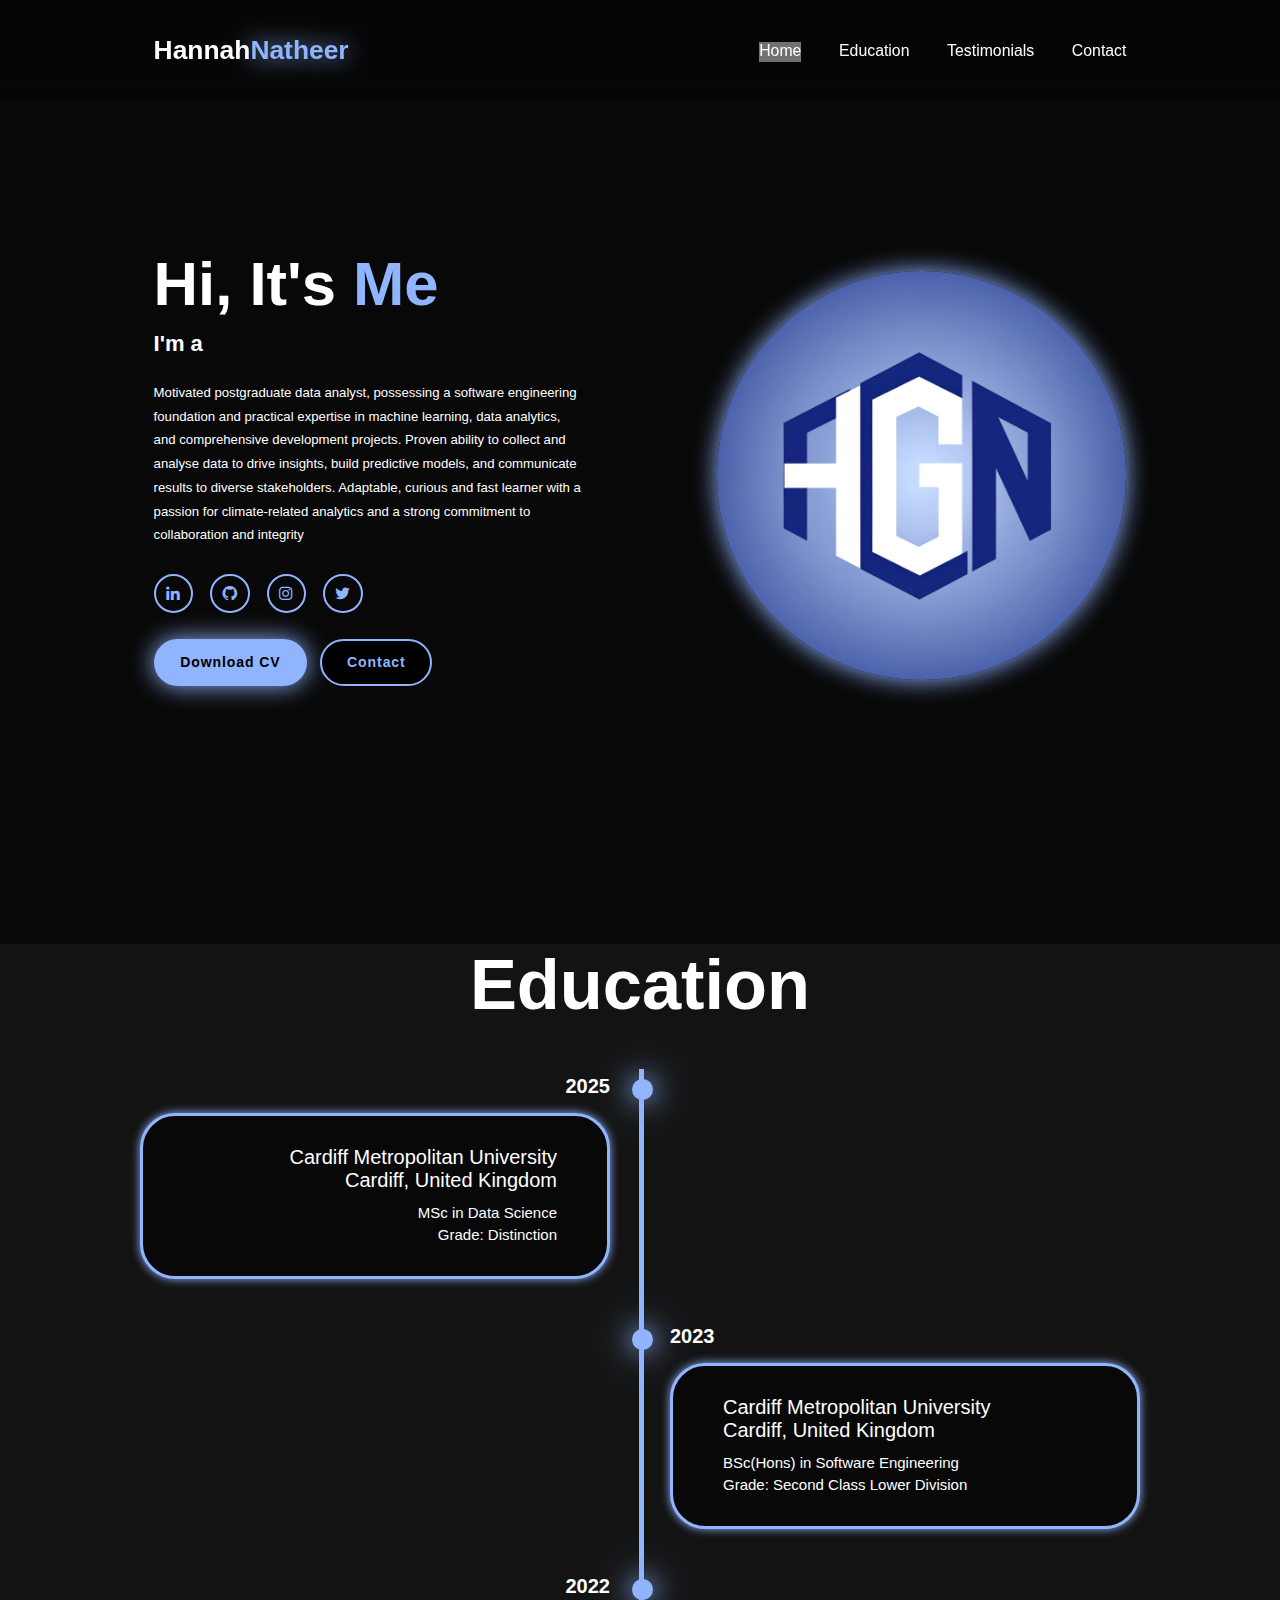
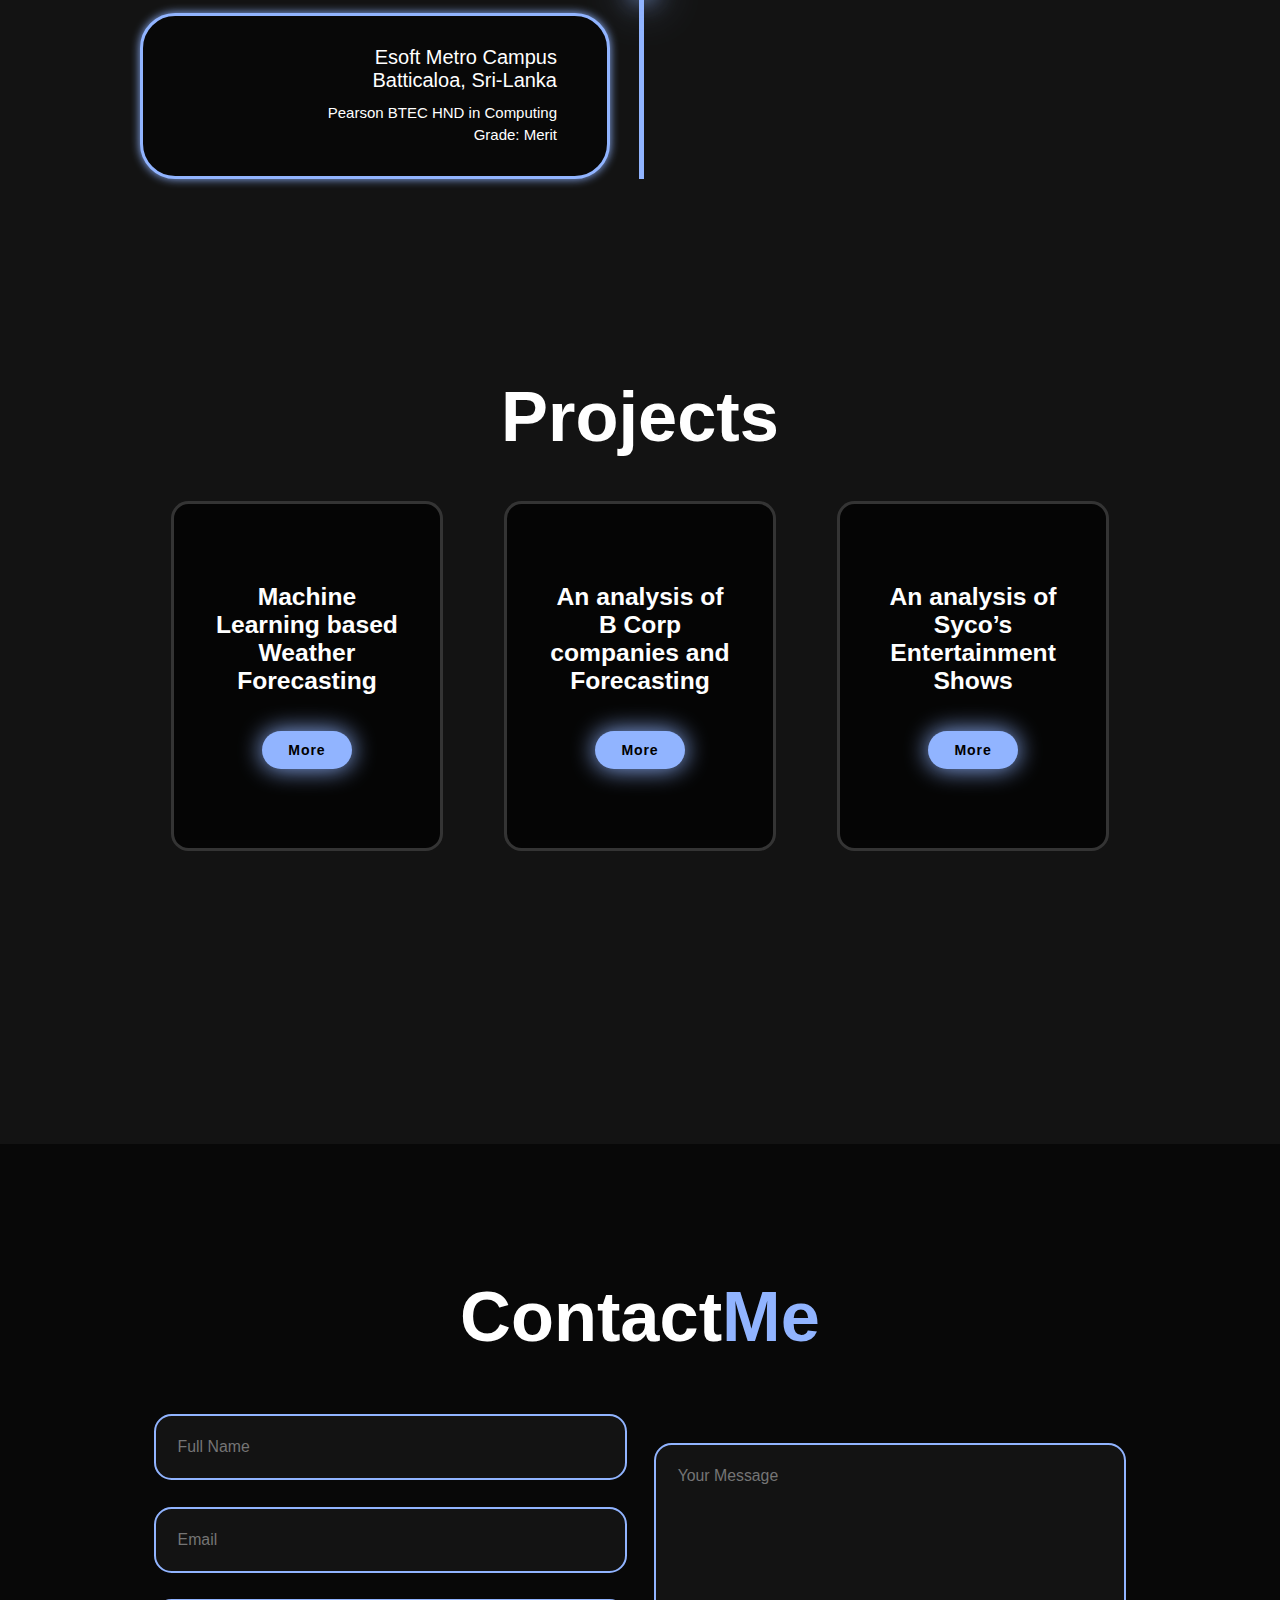
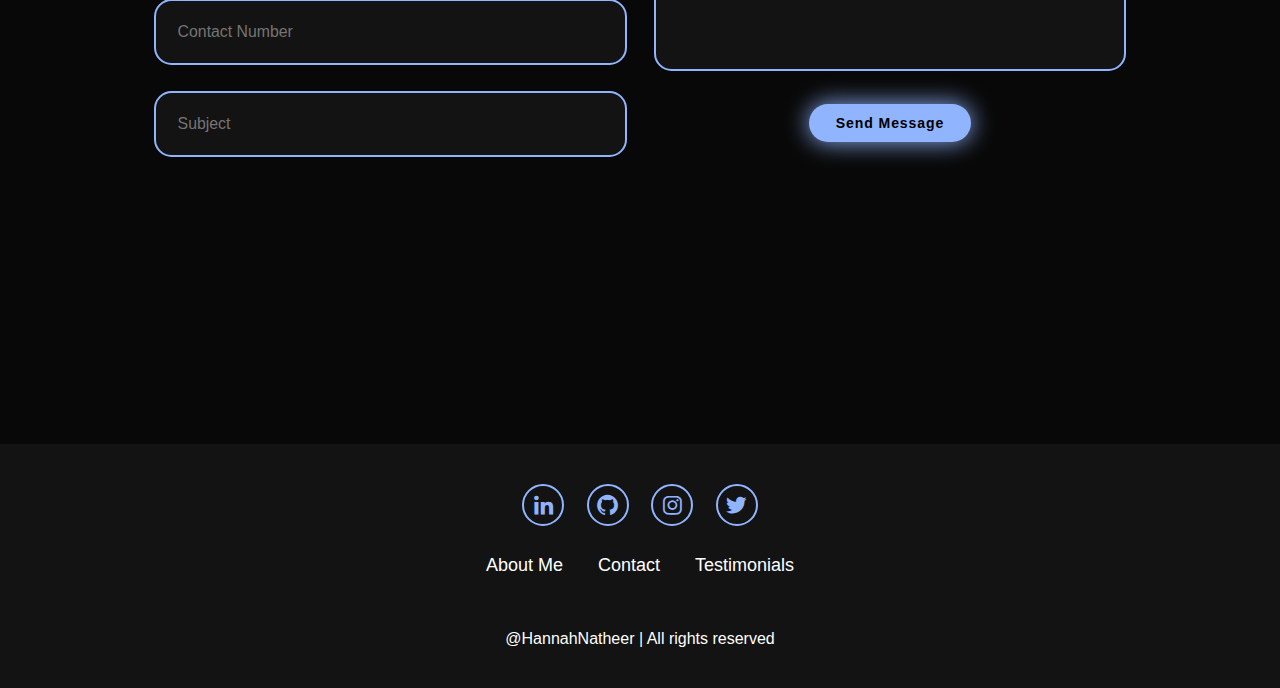
<file: index.html>
<!DOCTYPE html>
<html lang="en">
    <head>
        <meta charset="UTF-8">
        <meta name="viewport" content="width=device-width,initial-scale=1.0">
        <title>
            My Portfolio
        </title>
        <link rel="stylesheet" href="style.css">
        <link href='https://unpkg.com/boxicons@2.1.4/css/boxicons.min.css' rel='stylesheet'>
        
    </head>
    <body>
        <header class="header">
            <a href="#home" class="logo">Hannah<span>Natheer</span></a>
            <i class='bx bx-menu' id="menu-icon"></i>
            <nav class="navbar" >
                <a href="#home" class="active">Home</a>
                <a href="#education" >Education</a>
                <a href="#testimonials" >Testimonials</a>
                <a href="#contact" >Contact</a>
            </nav>
        </header>
        
        <section class="home" id="home">
            <div class="home-content">
                <h1>Hi, It's <span>Me</span></h1>
                <h3 class="text-animation">I'm a <span> </span></h3>
                <p>
                    Motivated postgraduate data analyst, possessing a software engineering foundation and practical expertise in machine learning, data analytics, and comprehensive development projects. Proven ability to collect and analyse data to drive insights, build predictive models, and communicate results to diverse stakeholders. Adaptable, curious and fast learner with a passion for climate-related analytics and a strong commitment to collaboration and integrity                </p>      
                <div class="social-icons">
                    <a href="https://www.linkedin.com/in/hanagnat/"><i class='bx bxl-linkedin'></i></a>
                    <a href="https://github.com/hannahgnatheer"><i class='bx bxl-github' ></i></a>
                    <a href="https://www.instagram.com/hannah_gen_nat/"><i class='bx bxl-instagram' ></i></a>
                    <a href="https://x.com/HannahNatheer"><i class='bx bxl-twitter' ></i></a>
                </div>   
                <div class="btn-group">
                    <a href="https://docs.google.com/document/d/1MfbVm_0niB2kirCRjbaBTvKFkjF7myH1/edit?usp=drive_link&ouid=112323698041443212505&rtpof=true&sd=true" class="btn">Download CV</a>

                    <a href="#contact" class="btn">Contact</a>
                </div>
            </div>

            <div class="home-img">
                <img src="image (2).jpg" alt="">
            </div>
        </section>

        <section class="education" id="education">
            <h2 class="heading">Education</h2>
                <div class="timeline-items">
                    <div class="timeline-item">
                        <div class="timeline-dot"></div>
                            <div class="timeline-date">2025</div>
                            <div class="timeline-content"><h3>Cardiff Metropolitan University<br>Cardiff, United Kingdom</h3><p>MSc in Data Science<br>Grade: Distinction<br></p></div>                             
                   </div>

                    <div class="timeline-item">
                        <div class="timeline-dot"></div>    
                           <div class="timeline-date">2023</div>
                           <div class="timeline-content"><h3>Cardiff Metropolitan University<br>Cardiff, United Kingdom</h3><p>BSc(Hons) in Software Engineering<br>Grade: Second Class Lower Division</p></div>                         
                   </div>

                   <div class="timeline-item">
                    <div class="timeline-dot"></div>    
                       <div class="timeline-date">2022</div>
                       <div class="timeline-content"><h3>Esoft Metro Campus<br>Batticaloa, Sri-Lanka</h3><p>Pearson BTEC HND in Computing<br>Grade: Merit</p></div>                         
                  </div>

                </div>
        </section>

        <section class="testimonials" id="testimonials">
            <div class="testimonials-box">
                <h2 class="heading">Projects</h2>
                
                <div class="wrapper">
                    <div class="testimonial-item">
                        <h2>Machine Learning based Weather Forecasting</h2><br>
                        <a href="pages/ML-Weather.html" class="btn">More</a>                   
                    </div>

                    <div class="testimonial-item">
                        <h2>An analysis of B Corp companies and Forecasting</h2><br>
                        <a href="pages/B-Corp.html" class="btn">More</a>
                    </div>

                    <div class="testimonial-item">
                        <h2>An analysis of Syco’s Entertainment Shows</h2><br>
                        <a href="pages/Syco's Show.html" class="btn">More</a>
                    </div>
                </div>
            </div>
        </section>
        
        <section class="contact" id="contact">
            <h2 class="heading">Contact<span>Me</span></h2>

            <form id="contactForm">
                <div class="input-group">
                    <div class="input-box">
                        <input type="text" id="fullName" placeholder="Full Name" required minlength="3" pattern="[A-Za-z\s]+">
                        <span class="error" id="nameError"></span>
                        <input type="email" id="email" placeholder="Email" required>
                        <span class="error" id="emailError"></span>
                    </div>
                    <div class="input-box">
                        <input type="text" id="contactNumber" placeholder="Contact Number" required pattern="\+\d{2}-\d{2}-\d{4}-\d{3}">
                        <span class="error" id="contactError"></span>
                        <input type="text" id="subject" placeholder="Subject" required minlength="3">
                        <span class="error" id="subjectError"></span>
                    </div>
                </div>
            
                <div class="input-group-2">
                    <textarea id="message" cols="30" rows="10" placeholder="Your Message" required minlength="10"></textarea>
                    <span class="error" id="messageError"></span>
                    <input type="button" value="Send Message" class="btn" onclick="sendEmail()">
                </div>
            </form>
               
               
        </section>

        <footer class="footer">
            <div class="social">
                    <a href="https://www.linkedin.com/in/hanagnat/"><i class='bx bxl-linkedin'></i></a>
                    <a href="https://github.com/hannahgnatheer"><i class='bx bxl-github' ></i></a>
                    <a href="https://www.instagram.com/hannah_gen_nat/"><i class='bx bxl-instagram' ></i></a>
                    <a href="https://x.com/HannahNatheer"><i class='bx bxl-twitter' ></i></a>
                </div>

            <ul class="'list">
                <li><a href="#home">About Me</a></li>
                <li><a href="#contact">Contact</a></li>
                <li><a href="#testimonials">Testimonials</a></li>
            </ul>

            <p class="copyright"> @HannahNatheer | All rights reserved</p>
        </footer>

        <script src="script.js"></script>
    </body>
</html>
</file>
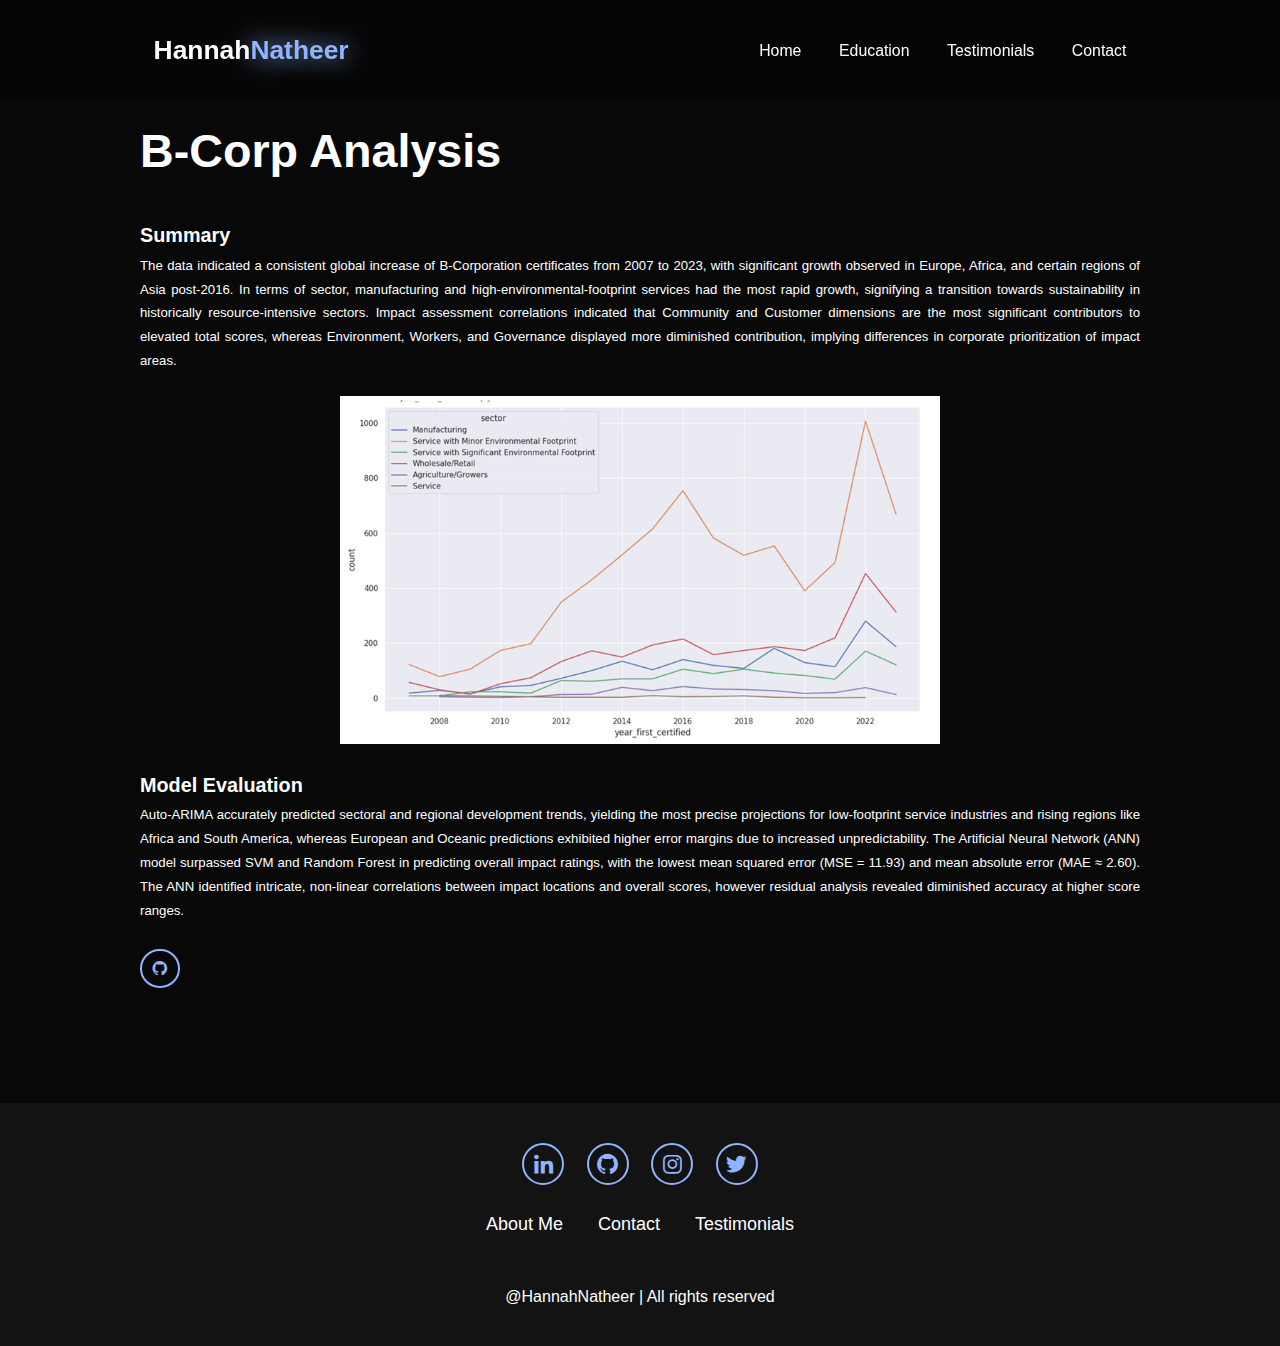
<file: pages/B-Corp.html>
<!DOCTYPE html>
<html lang="en">
    <head>
        <meta charset="UTF-8">
        <meta name="viewport" content="width=device-width,initial-scale=1.0">
        <title>
            My Portfolio
        </title>
        <link href='https://unpkg.com/boxicons@2.1.4/css/boxicons.min.css' rel='stylesheet'>
        <link rel="stylesheet" href="../ml.css">


    </head>
    <body>
        <header class="header">
            <a href="#home" class="logo">Hannah<span>Natheer</span></a>
            <i class='bx bx-menu' id="menu-icon"></i>
            <nav class="navbar" >
                <a href="../index.html#home" class="active">Home</a>
                <a href="../index.html/#education" >Education</a>
                <a href="../index.html#testimonials" >Testimonials</a>
                <a href="../index.html/#contact" >Contact</a>
            </nav>
        </header>

        <section class="home ml-section" id="home">
            <div class="home-content">
                <h1 class="heading">B-Corp Analysis</h1>
                <h2>Summary</h2>
                <p class="justify-text">The data indicated a consistent global increase of B-Corporation certificates from 2007 to 2023, with significant growth observed in Europe, Africa, and certain regions of Asia post-2016.  In terms of sector, manufacturing and high-environmental-footprint services had the most rapid growth, signifying a transition towards sustainability in historically resource-intensive sectors.  Impact assessment correlations indicated that Community and Customer dimensions are the most significant contributors to elevated total scores, whereas Environment, Workers, and Governance displayed more diminished contribution, implying differences in corporate prioritization of impact areas.</p>
                <br>
                <img class="center" src="../images/12.png" alt="">
                <br>
                <h2>Model Evaluation</h2>
                <p class="justify-text">Auto-ARIMA accurately predicted sectoral and regional development trends, yielding the most precise projections for low-footprint service industries and rising regions like Africa and South America, whereas European and Oceanic predictions exhibited higher error margins due to increased unpredictability.  The Artificial Neural Network (ANN) model surpassed SVM and Random Forest in predicting overall impact ratings, with the lowest mean squared error (MSE = 11.93) and mean absolute error (MAE ≈ 2.60).  The ANN identified intricate, non-linear correlations between impact locations and overall scores, however residual analysis revealed diminished accuracy at higher score ranges.</p>
                <div class="social-icons">
                    <a href="https://drive.google.com/file/d/16F4thbvcavq424GuTF2ivjv18EO7ChUR/view?usp=drive_link"><i class='bx bxl-github' ></i></a>
                </div>
            </div>
        </section>
        
        <footer class="footer">
            <div class="social">
                    <a href="https://www.linkedin.com/in/hanagnat/"><i class='bx bxl-linkedin'></i></a>
                    <a href="https://github.com/hannahgnatheer"><i class='bx bxl-github' ></i></a>
                    <a href="https://www.instagram.com/hannah_gen_nat/"><i class='bx bxl-instagram' ></i></a>
                    <a href="https://x.com/HannahNatheer"><i class='bx bxl-twitter' ></i></a>
                </div>

            <ul class="'list">
                <li><a href="../index.html#home">About Me</a></li>
                <li><a href="../index.html/#contact">Contact</a></li>
                <li><a href="../index.html#testimonials">Testimonials</a></li>
            </ul>

            <p class="copyright"> @HannahNatheer | All rights reserved</p>
        </footer>
        <script src="https://ajax.googleapis.com/ajax/libs/jquery/3.7.1/jquery.min.js"></script>
        <script src="https://maxcdn.bootstrapcdn.com/bootstrap/3.4.1/js/bootstrap.min.js"></script>
        <script src="../script.js"></script>        
    </body>
</html>
</file>
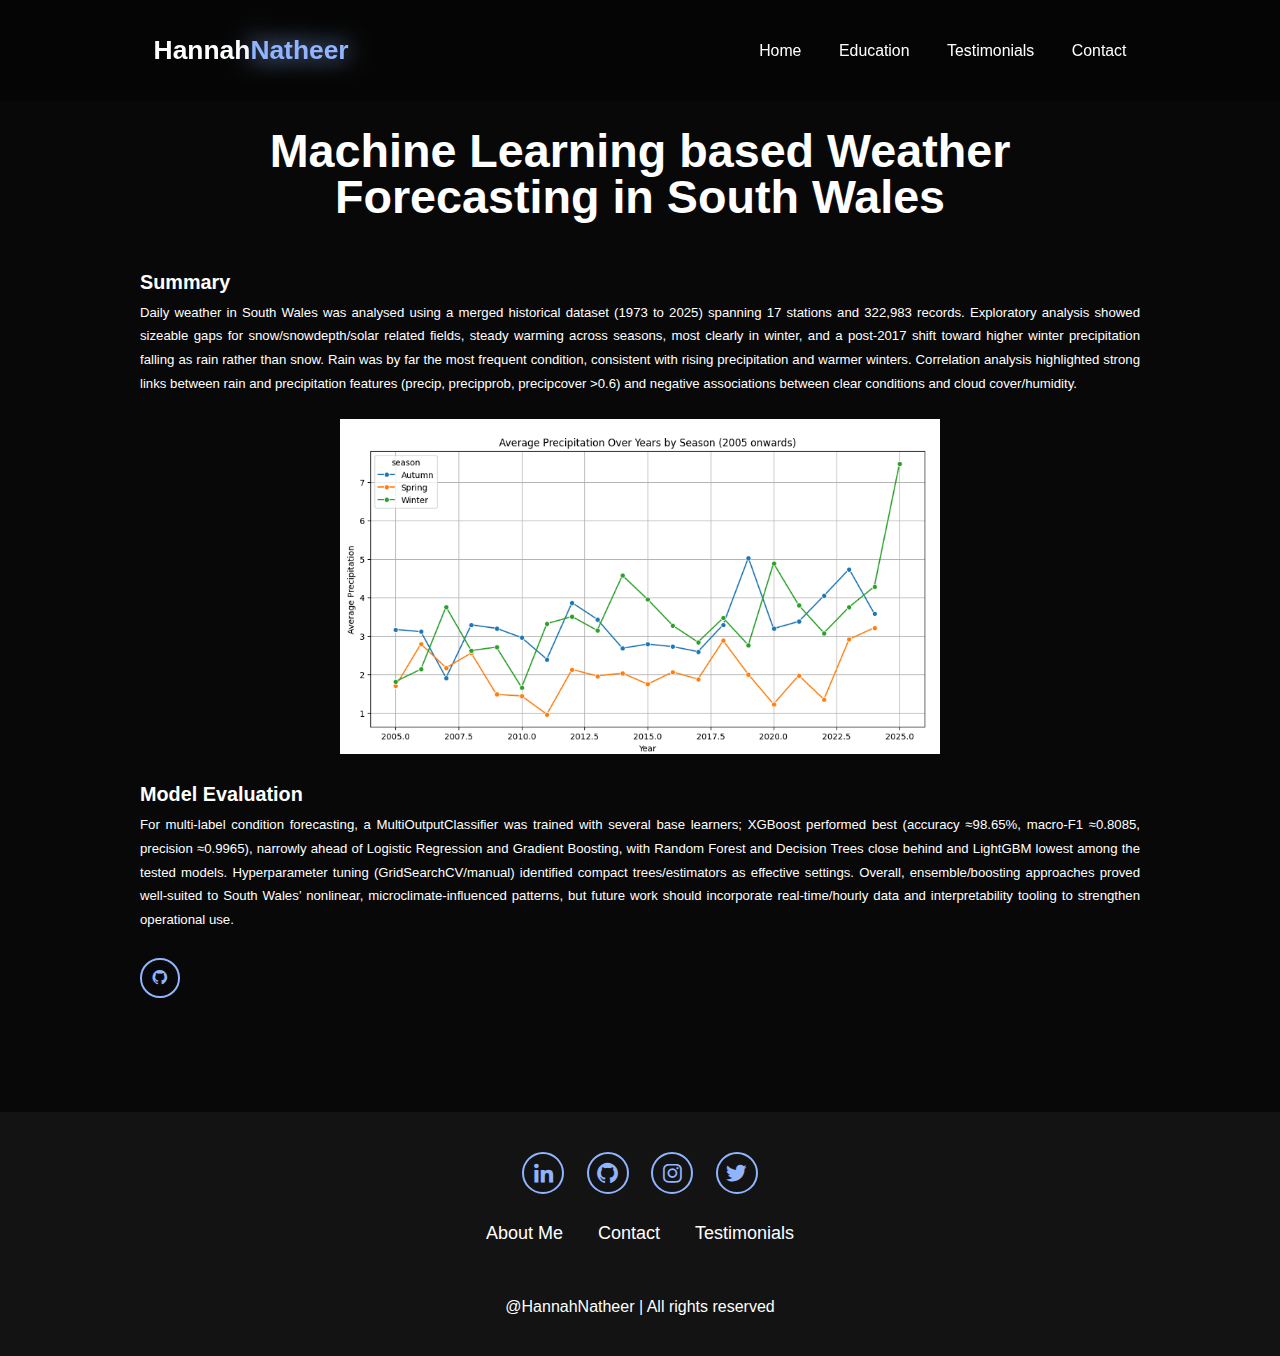
<file: pages/ML-Weather.html>
<!DOCTYPE html>
<html lang="en">
    <head>
        <meta charset="UTF-8">
        <meta name="viewport" content="width=device-width,initial-scale=1.0">
        <title>
            My Portfolio
        </title>
        <link href='https://unpkg.com/boxicons@2.1.4/css/boxicons.min.css' rel='stylesheet'>
        <link rel="stylesheet" href="../ml.css">

    </head>
    <body>
        <header class="header">
            <a href="#home" class="logo">Hannah<span>Natheer</span></a>
            <i class='bx bx-menu' id="menu-icon"></i>
            <nav class="navbar" >
                <a href="http://127.0.0.1:5500/My-Portfolio-main/myPage/index.html#home" class="active">Home</a>
                <a href="http://127.0.0.1:5500/My-Portfolio-main/myPage/index.html/#education" >Education</a>
                <a href="http://127.0.0.1:5500/My-Portfolio-main/myPage/index.html#testimonials" >Testimonials</a>
                <a href="http://127.0.0.1:5500/My-Portfolio-main/myPage/index.html/#contact" >Contact</a>
            </nav>
        </header>

        <section class="home ml-section" id="home">
            <div class="home-content">
                <h1 class="heading">Machine Learning based Weather Forecasting in South Wales</h1>
                <h2>Summary</h2>
                <p class="justify-text">Daily weather in South Wales was analysed using a merged historical dataset (1973 to 2025) spanning 17 stations and 322,983 records. Exploratory analysis showed sizeable gaps for snow/snowdepth/solar related fields, steady warming across seasons, most clearly in winter, and a post-2017 shift toward higher winter precipitation falling as rain rather than snow. Rain was by far the most frequent condition, consistent with rising precipitation and warmer winters. Correlation analysis highlighted strong links between rain and precipitation features (precip, precipprob, precipcover >0.6) and negative associations between clear conditions and cloud cover/humidity.</p>
                <br>
                <img class="center" src="../images/Weather/7.png" alt="">
                <br>
                <h2>Model Evaluation</h2>
                <p class="justify-text">For multi-label condition forecasting, a MultiOutputClassifier was trained with several base learners; XGBoost performed best (accuracy ≈98.65%, macro-F1 ≈0.8085, precision ≈0.9965), narrowly ahead of Logistic Regression and Gradient Boosting, with Random Forest and Decision Trees close behind and LightGBM lowest among the tested models. Hyperparameter tuning (GridSearchCV/manual) identified compact trees/estimators as effective settings. Overall, ensemble/boosting approaches proved well-suited to South Wales’ nonlinear, microclimate-influenced patterns, but future work should incorporate real-time/hourly data and interpretability tooling to strengthen operational use.</p>
                <div class="social-icons">
                    <a href="https://drive.google.com/file/d/1lGivgn_kzibEqP-sB_JjREk0GRPsc7LC/view?usp=drive_link"><i class='bx bxl-github' ></i></a>
                </div>
            </div>
        </section>
        
        <footer class="footer">
            <div class="social">
                    <a href="https://www.linkedin.com/in/hanagnat/"><i class='bx bxl-linkedin'></i></a>
                    <a href="https://github.com/hannahgnatheer"><i class='bx bxl-github' ></i></a>
                    <a href="https://www.instagram.com/hannah_gen_nat/"><i class='bx bxl-instagram' ></i></a>
                    <a href="https://x.com/HannahNatheer"><i class='bx bxl-twitter' ></i></a>
                </div>

            <ul class="'list">
                <li><a href="http://127.0.0.1:5500/My-Portfolio-main/myPage/index.html#home">About Me</a></li>
                <li><a href="http://127.0.0.1:5500/My-Portfolio-main/myPage/index.html/#contact">Contact</a></li>
                <li><a href="http://127.0.0.1:5500/My-Portfolio-main/myPage/index.html#testimonials">Testimonials</a></li>
            </ul>

            <p class="copyright"> @HannahNatheer | All rights reserved</p>
        </footer>
        <script src="https://ajax.googleapis.com/ajax/libs/jquery/3.7.1/jquery.min.js"></script>
        <script src="https://maxcdn.bootstrapcdn.com/bootstrap/3.4.1/js/bootstrap.min.js"></script>
        <script src="../script.js"></script>        
    </body>
</html>
</file>
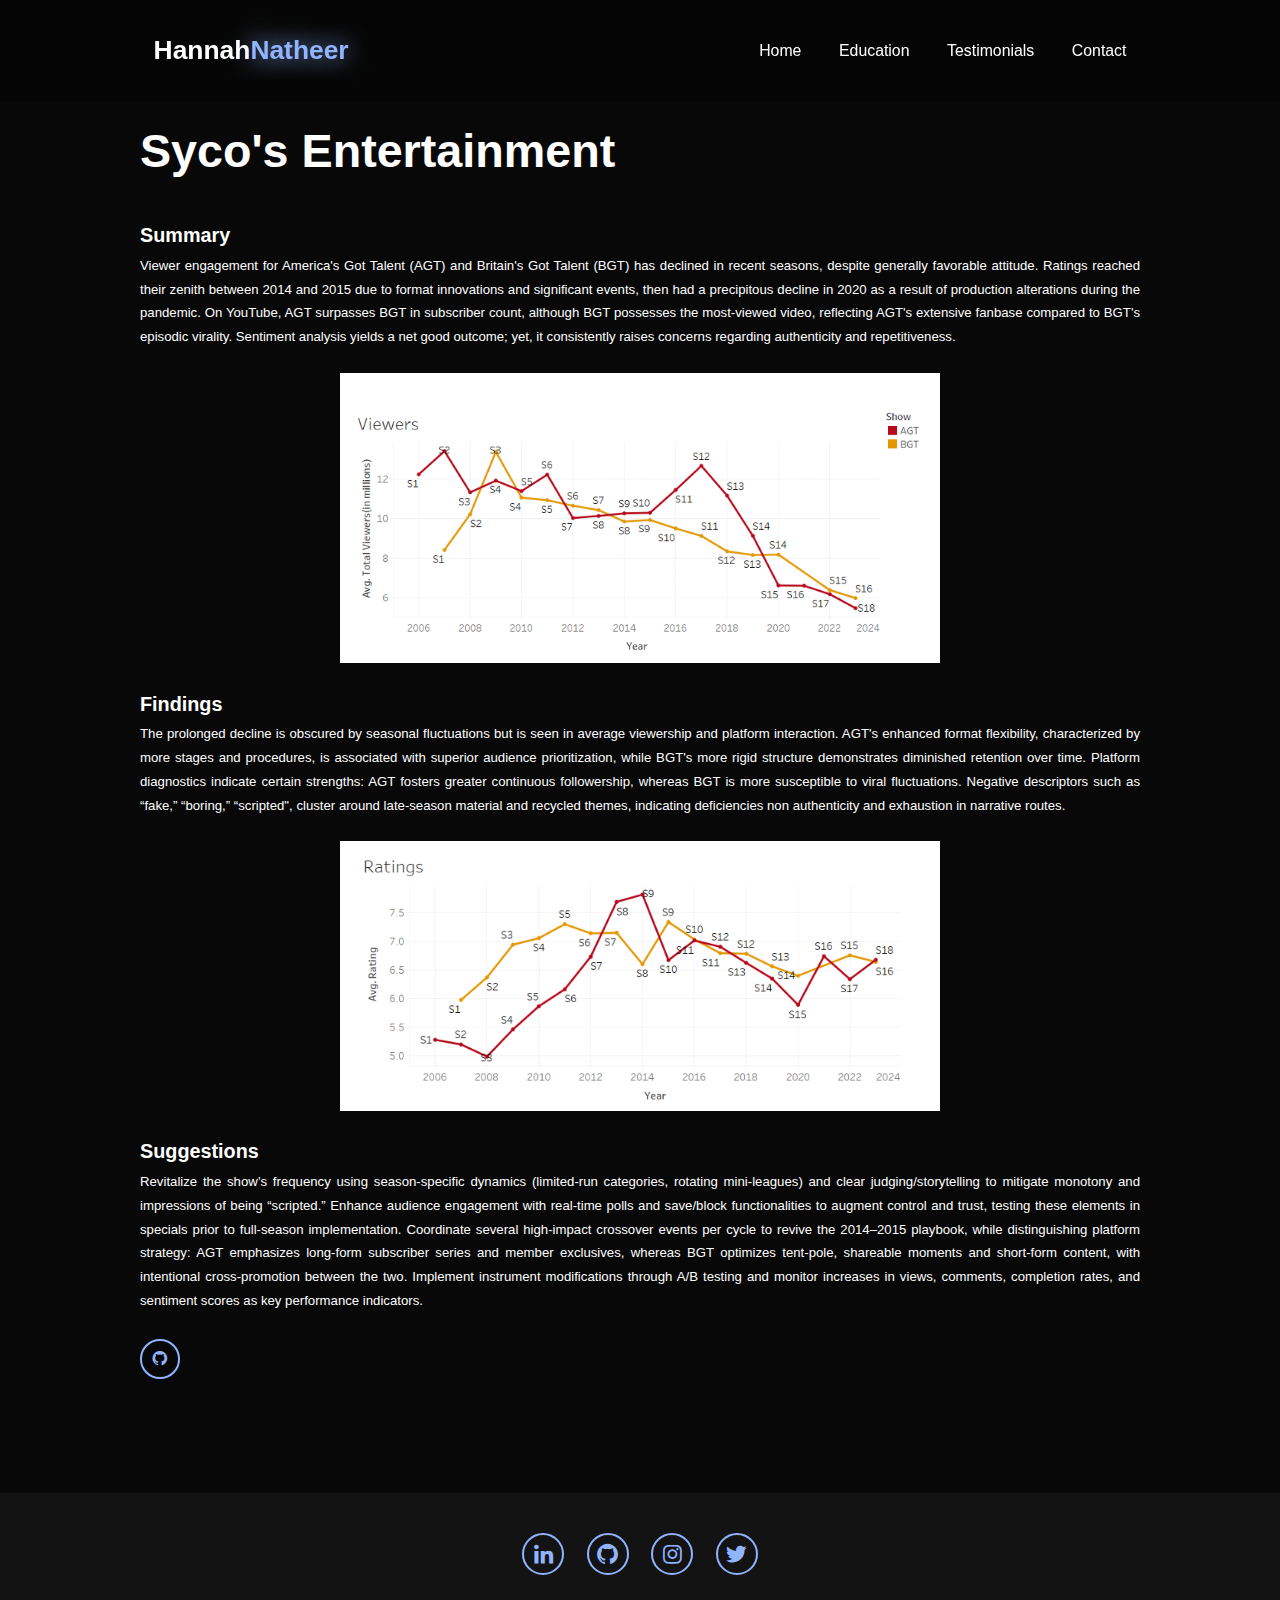
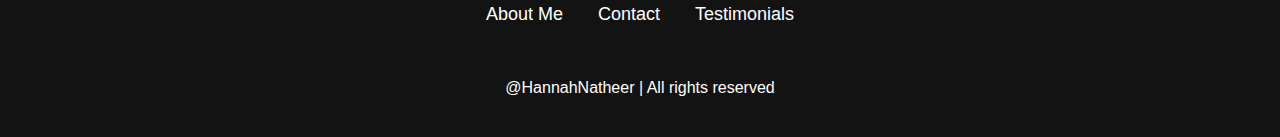
<file: pages/Syco's Show.html>
<!DOCTYPE html>
<html lang="en">
    <head>
        <meta charset="UTF-8">
        <meta name="viewport" content="width=device-width,initial-scale=1.0">
        <title>
            My Portfolio
        </title>
        <link href='https://unpkg.com/boxicons@2.1.4/css/boxicons.min.css' rel='stylesheet'>
        <link rel="stylesheet" href="../ml.css">


    </head>
    <body>
        <header class="header">
            <a href="#home" class="logo">Hannah<span>Natheer</span></a>
            <i class='bx bx-menu' id="menu-icon"></i>
            <nav class="navbar" >
                <a href="../index.html#home" class="active">Home</a>
                <a href="../index.html/#education" >Education</a>
                <a href="../index.html#testimonials" >Testimonials</a>
                <a href="../index.html/#contact" >Contact</a>
            </nav>
        </header>

        <section class="home ml-section" id="home">
            <div class="home-content">
                <h1 class="heading">Syco's Entertainment</h1>
                <h2>Summary</h2>
                <p class="justify-text">Viewer engagement for America's Got Talent (AGT) and Britain's Got Talent (BGT) has declined in recent seasons, despite generally favorable attitude. Ratings reached their zenith between 2014 and 2015 due to format innovations and significant events, then had a precipitous decline in 2020 as a result of production alterations during the pandemic. On YouTube, AGT surpasses BGT in subscriber count, although BGT possesses the most-viewed video, reflecting AGT's extensive fanbase compared to BGT's episodic virality. Sentiment analysis yields a net good outcome; yet, it consistently raises concerns regarding authenticity and repetitiveness.</p>
                <br>
                <img class="center" src="../images/13.png" alt="">
                <br>
                <h2>Findings</h2>
                <p class="justify-text">The prolonged decline is obscured by seasonal fluctuations but is seen in average viewership and platform interaction. AGT's enhanced format flexibility, characterized by more stages and procedures, is associated with superior audience prioritization, while BGT's more rigid structure demonstrates diminished retention over time. Platform diagnostics indicate certain strengths: AGT fosters greater continuous followership, whereas BGT is more susceptible to viral fluctuations. Negative descriptors such as “fake,” “boring,” “scripted", cluster around late-season material and recycled themes, indicating deficiencies non authenticity and exhaustion in narrative routes.</p>
                <br>
                <img class="center" src="../images/14.png" alt="">
                <br>
                <h2>Suggestions</h2>
                <p class="justify-text">Revitalize the show’s frequency using season-specific dynamics (limited-run categories, rotating mini-leagues) and clear judging/storytelling to mitigate monotony and impressions of being “scripted.” Enhance audience engagement with real-time polls and save/block functionalities to augment control and trust, testing these elements in specials prior to full-season implementation. Coordinate several high-impact crossover events per cycle to revive the 2014–2015 playbook, while distinguishing platform strategy: AGT emphasizes long-form subscriber series and member exclusives, whereas BGT optimizes tent-pole, shareable moments and short-form content, with intentional cross-promotion between the two. Implement instrument modifications through A/B testing and monitor increases in views, comments, completion rates, and sentiment scores as key performance indicators.</p>
                <div class="social-icons">
                    <a href="https://drive.google.com/file/d/16F4thbvcavq424GuTF2ivjv18EO7ChUR/view?usp=drive_link"><i class='bx bxl-github' ></i></a>
                </div>
            </div>
        </section>
        
        <footer class="footer">
            <div class="social">
                    <a href="https://www.linkedin.com/in/hanagnat/"><i class='bx bxl-linkedin'></i></a>
                    <a href="https://github.com/hannahgnatheer"><i class='bx bxl-github' ></i></a>
                    <a href="https://www.instagram.com/hannah_gen_nat/"><i class='bx bxl-instagram' ></i></a>
                    <a href="https://x.com/HannahNatheer"><i class='bx bxl-twitter' ></i></a>
                </div>

            <ul class="'list">
                <li><a href="../index.html#home">About Me</a></li>
                <li><a href="../index.html/#contact">Contact</a></li>
                <li><a href="../index.html#testimonials">Testimonials</a></li>
            </ul>

            <p class="copyright"> @HannahNatheer | All rights reserved</p>
        </footer>
        <script src="https://ajax.googleapis.com/ajax/libs/jquery/3.7.1/jquery.min.js"></script>
        <script src="https://maxcdn.bootstrapcdn.com/bootstrap/3.4.1/js/bootstrap.min.js"></script>
        <script src="../script.js"></script>        
    </body>
</html>
</file>
<file: style.css>
/*style.css*/
  *{
    margin: 0;
    padding: 0;
    box-sizing: border-box;
    text-decoration: none;
    border: none;
    outline: none;
    scroll-behavior: smooth;
    font-family: "Poppins", sans-serif;
  }
  
  :root {
    --bg-color: #080808;
    --second-bg-color: #131313;
    --text-color: white;
    --main-color: #91b4ff;
  }

  html{
    font-size: 65%;
    overflow-x: hidden;
  }

  body{
    background: var(--bg-color);
    color: var(--text-color);
  }

  .header{
    position: fixed;
    top:0;
    left:0;
    width: 100%;
    padding: 4rem 12% 4rem;
    background: rgba(0, 0, 0, 0.3);
    backdrop-filter: blur(10px);
    display: flex;
    justify-content: space-between;
    align-items: center;
    z-index: 5;
  }

  .logo{
    font-size: 3rem;
    color:var(--text-color);
    font-weight: 800;
    cursor: pointer;
    transition: 0.3s ease;
  }

  .logo:hover{
    transform: scale(1.1);
  }

  .logo span{
    text-shadow: 0 0 25px var(--main-color);
  }

  .navbar a{
    font-size: 1.8rem;
    color: var(--text-color);
    margin-left: 4rem;
    font-weight: 500;
    transition: 0.3s ease;
    border-bottom: 3px solid transparent;
  }

  .navbar a:hover,
  .navbar a:active{
    color: var(--main-color);
    border-bottom: 3px solid var(--main-color);
  }

  #menu-icon{
    font-size: 3.6rem;
    color: var(--main-color);
    display: none;
  }

  section{
    min-height: 100vh;
    padding: 10rem 12% 10rem;
  }

  .home{
    display: flex;
    align-items: center;
    justify-content: center;
    gap: 15rem;
  }

  .home-content{
    display: flex;
    flex-direction: column;
    align-items: baseline;
    text-align: left;
    justify-content: center;
    margin-top: 3rem;
  }

  span{
    color:var(--main-color);
  }

  .logo span{
    color: var(--main-color);
  }

  .home-content h3{
    margin-bottom: 2rem;
    margin-top: 1rem;
    font-size: 2.5rem;
  }

  .home-content h1{
    font-size: 7rem;
    font-weight: 700;
    margin-top: 1.5rem;
    line-height: 1;
  }

  .home-img{
    border-radius: 50%;
  }

  .home-img img{
    position: relative;
    top: 3rem;
    width: 32vw;
    border-radius: 50%;
    box-shadow: 0 0 25px var(--main-color);
    cursor: pointer;
    transition: 0.4s ease-in-out;
  }

  .home-img img:hover{
    box-shadow: 0 0 25px var(--main-color),
                0 0 50px var(--main-color),
                0 0 100px var(--main-color);
  }

  .home-content{
    font-size: 1.5rem;
    font-weight: 500;
    line-height: 1.8;
    max-width: 1000px;
  }

  .social-icons a{
    display: inline-flex;
    justify-content: center;
    align-items: center;
    width: 4.5rem;
    height: 4.5rem;
    background: transparent;
    border: 2px solid var(--main-color);
    font-size: 2rem;
    border-radius: 50%;
    color: var(--main-color);
    margin: 3rem 1.5rem 3rem 0;
    transition: 0.3s ease-in-out;
  }

  .social-icons a:hover{
    color: var(--text-color);
    transform: scale(1.3)translateY(-5px);
    box-shadow: 0 0 25px var(--main-color);
    background-color: var(--main-color);
  }

  .btn{
    display: inline-block;
    padding: 1rem 2.8rem;
    background: var(--main-color);
    box-shadow: 0 0 25px var(--main-color);
    border-radius: 4rem;
    font-size: 1.6rem;
    color: black;
    border: 2px solid transparent;
    letter-spacing: 0.1rem;
    font-weight: 600;
    transition: 0.3s ease-in-out;
    cursor: pointer;
  }
  
  .btn:hover{
    transform: scale(1.05);
    box-shadow: 0 0 50px var(--main-color);
  }

  .btn-group{
    display: flex;
    align-items: center;
    gap: 1.5rem;
  }

  .btn-group a:nth-of-type(2){
    background-color: black;
    color: var(--main-color);
    border: 2px solid var(--main-color);
    box-shadow: 0 0 25px transparent;
  }

  .btn-group a:nth-of-type(2):hover{
    box-shadow: 0 0 25px var(--main-color);
    background-color: var(--main-color);
    color: black;
  }

  .text-animation{
    font-size: 34px;
    font-weight: 600;
    min-width: 280px;
  }

  .text-animation span{
    position: relative;
    display: inline-block;
  }

  .text-animation span::before{
    content:" Data Analyst";
    color: var(--main-color);
    animation: words 20s infinite;
  }

  .text-animation span::after{
    content: "" ;
    background-color: var(--bg-color);
    position: absolute;
    width: calc(100% + 8px);
    height: 100%;
    border-left: 3px solid var(--bg-color);
    right: -8px;
    animation: cursor 0.6s infinite, typing 20s steps(14) infinite;
  }

  /*@keyframes cursor{
    to{
      border-left: 2px solid var(--main-color);
    }
  }*/

  @keyframes words{
    0%,
    20%{
      content: "Data Analyst";
    }
    21%,
    40%{
      content: "Data Engineer";
    }
    41%,
    60%{
      content: "Web Developer";
    }
    61%,
    80%{
      content: "Business Analyst";
    }
    81%,
    100%{
      content: "AI Engineer";
    }
  }

  @keyframes typing{
    10%,
    15%,
    30%,
    35%,
    50%,
    55%,
    70%,
    75%,
    90%,
    95%{
      width: 0;
    }
    5%,
    20%,
    25%,
    40%,
    45%,
    60%,
    65%,
    80%,
    85%{
      width: calc(100% + 8px);
    }
  }

  .heading{
    font-size: 8rem;
    text-align: center;
    margin: 5rem 0;
  }

  .education{
    padding: 0 15px;
    background: var(--second-bg-color);
  }

  .education h2{
    margin-bottom: 5rem;
  }

  .timeline-items{
    max-width: 1000px;
    margin: auto;
    display: flex;
    flex-wrap: wrap;
    position: relative;
  }

  .timeline-items::before{
    content: "";
    position: absolute;
    width: 5px;
    height: 100%;
    background-color: var(--main-color);
    left: calc(50% - 1px);
  }

  .timeline-item{
    margin-bottom: 40px;
    width: 100%;
    position: relative;
  }

  .timeline-item:last-child{
    margin-bottom: 0;
  }

  .timeline-item:nth-child(odd){
    padding-right: calc(50% + 30px);
    text-align: right;
  }

  .timeline-item:nth-child(even){
    padding-left: calc(50% + 30px);
  }

  .timeline-dot{
    height: 21px;
    width: 21px;
    background-color: var(--main-color);
    box-shadow: 0 0 25px var(--main-color),
                0 0 50px var(--main-color);
    position: absolute;
    left: calc(50% - 8px);
    border-radius: 50%;
    top: 10px;
  }

  .timeline-date{
    font-size: 20px;
    font-weight: 800;
    color: white;
    margin: 6px 0 15px;
  }

  .timeline-content{
    background-color: var(--bg-color);
    border: 3px solid var(--main-color);
    padding: 30px 50px;
    border-radius: 4rem;
    box-shadow: 0 0 10px var(--main-color);
    cursor: pointer;
    transition: 0.3s ease-in-out;
  }

  .timeline-content:hover{
    transform: scale(1.05);
    box-shadow: 0 0 25px var(--main-color);
  }

  .timeline-content h3{
    font-size: 20px;
    color: white;
    margin: 0 0 10px;
    font-weight: 500;
  }

  .timeline-content p{
    color: white;
    font-size: 15px;
    font-weight: 300;
    line-height: 22px ;
  }

  ::-webkit-scrollbar{
    width: 15px;
  }

  ::-webkit-scrollbar-thumb{
    background-color: var(--main-color);
  }

  ::-webkit-scrollbar-track{
    background-color: var(--bg-color);
    width: 50px;
  }

  .services{
    background: var(--bg-color);
    color: black;
  }

  .services h2{
    margin-bottom: 5rem;
    color: white;
  }

  .services-container{
    display: grid;
    grid-template-columns: repeat(2,1fr);
    align-items: center;
    gap: 2.5rem;
  }

  .service-box{
    background-color: var(--main-color);
    height: 300px;
    border-radius: 3rem;
    border: 5px solid transparent;
    cursor: pointer;
    transition: 0.4s ease-in-out;
  }

  .service-box:hover{
    background: white;
    color: black;
    border: 5px solid var(--main-color);
    transform: scale(1.03);
  }

  .service-box .service-info{
    display: flex;
    flex-direction: column;
    text-align: left;
    max-height: 200px;
    justify-content: left;
    align-items: baseline;
    padding: 5rem 5rem;
  }

  .service-info h4{
    font-size: 3rem;
    font-weight: 800;
    line-height: 2;
  }

  .service-info p{
    font-size: 1.6rem;
    font-weight: 600;
    max-height: 100px;
    line-height: 1.7;
    margin: auto;
  }

  .testimonials{
    background: var(--second-bg-color);
  }

  .testimonials-box{
    background-size: cover;
    display: flex;
    align-items: center;
    justify-content: center;
    flex-direction: column;
  }

  .testimonials .heading{
    margin-bottom: 5rem;
  }

  .testimonials-box img{
    width: 15rem;
    border-radius: 50%;
    border: 3px solid var(--main-color);
    box-shadow: 0 0 25px var(--main-color);
  }

  .wrapper{
    display: grid;
    grid-template-columns: repeat(3,1fr);
    gap: 3rem;
  }

  .testimonial-item{
    min-height: 350px;
    max-width: 350px;
    background: rgba(0, 0, 0, 0.7);
    border: 3px solid rgba(238, 238, 238, 0.2);
    border-radius: 2rem;
    margin: 0 2rem;
    padding: 30px 40px;
    cursor: pointer;
    display: flex;
    flex-direction: column;
    align-items: center;
    justify-content: center;
    text-align: center;
    gap: 1.5rem;
    color: white;
    transition: 0.4s ease-in-out;
  }

  .testimonial-item:hover{
    border: 3px solid var(--main-color);
    transform: translateY(-10px)scale(1.03);
    box-shadow: 0 0 50px var(--main-color);
  }

  .testimonial-item h2{
    font-size: 2.8rem;
  }

  .testimonial-item p{
    font-size: 1.3rem;
  }

  #star{
    color: gold;
    font-size: 2rem;
  }

  .contact{
    background-color: var(--bg-color);
  }

  .contact h2{
    margin-bottom: 3rem;
    color: white;
  }

  .contact form{
    display: flex;
    align-items: center;
    justify-content: center;
    gap: 3rem;
    margin: 5rem auto;
    text-align: center;
  }

  .contact form .input-box{
    display: flex;
    justify-content: center;
    flex-wrap: wrap;
  }

  .contact form .input-box input,
  .contact form textarea{
    width: 100%;
    padding: 2.5rem;
    font-size: 1.8rem;
    color: var(--text-color);
    background: var(--second-bg-color);
    border-radius: 2rem;
    border: 2px solid var(--main-color);
    margin: 1.5rem 0;
    resize: none;
  }

  .contact form .btn{
    margin-top: 2rem;
  }

  .footer{
    position: relative;
    bottom: 0;
    width: 100%;
    padding: 40px 0;
    background-color: var(--second-bg-color);
  }

  .footer .social{
    text-align: center;
    padding-bottom: 25px;
    color: var(--main-color);
  }

  .footer .social a{
    font-size: 25px;
    color: var(--main-color);
    border: 2px solid var(--main-color);
    width: 42px;
    height: 42px;
    line-height: 42px;
    display: inline-block;
    text-align: center;
    border-radius: 50%;
    margin: 0 10px;
    transition: 0.3s ease-in-out;
  }

  .footer .social a:hover{
    transform: scale(1.2)translateY(-10px);
    background-color: var(--main-color);
    color: black;
    box-shadow: 0 0 25px var(--main-color);
  }

  .footer ul{
    margin-top: 0;
    padding: 0;
    font-size: 18px;
    line-height: 1.6;
    margin-bottom: 0;
    text-align: center;
  }

  .footer ul li a{
    color: white;
    border-bottom: 3px solid transparent;
    transition: 0.3s ease-in-out;
  }

  .footer ul li a:hover{
    border-bottom: 3px solid var(--main-color);
  }

  .footer ul li{
    display: inline-block;
    padding: 0 15px;
  }

  .footer .copyright{
    margin-top: 50px;
    text-align: center;
    font-size: 16px;
    color: white;
  }

  @media(max-width:1285px){
    html{
      font-size: 55%;
    }
    .services-container{
      padding-bottom: 7rem;
      grid-template-columns: repeat(2,1fr);
      margin: 0 5rem;
    }
  }

  @media(max-width:991px){
    header{
      padding: 2rem 3%;
    }
    section{
      padding: 10 rem 3% 2rem;
    }
    .timeline-items::before{
      left:7px;
    }
    .timeline-item:nth-child(odd){
      padding-right: 0;
      text-align: left;
    }
    .timeline-item:nth-child(odd),
    .timeline-item:nth-child(even){
      padding-left: 37px;
    }
    .timeline-dot{
      left: 0;
    }
    .services{
      padding-bottom: 7rem;
    }
    .testimonials .wrapper{
      grid-template-columns: repeat(1,1fr);
    }
    .contact form{
      flex-direction: column;
    }
    .footer{
      padding: 2rem 3%;
    }
  }

  @media(max-width:895px){
    #menu-icon{
      display: block;
    }
    .navbar{
      position: absolute;
      top: 100%;
      right: 0;
      width: 50%;
      padding: 1rem 3%;
      background: rgba(0, 0, 0, 0.8);
      backdrop-filter: blur(20px);
      border-bottom-left-radius: 2rem;
      border-left: 2px solid var(--main-color);
      border-bottom: 2px solid var(--main-color);
      display: none;
    }
    .navbar.active{
      display: block;
    }
    .navbar a{
      display: block;
      font-size: 2rem;
      margin: 3rem 0;
      color: white;
    }
    .home{
      flex-direction: column-reverse;
      margin: 5rem 4rem;
    }
    .home-content h3{
      font-size: 2.6rem;
    }
    .home-content h1{
      font-size: 8rem;
      margin-top: 3rem;
    }
    .home-content p{
      max-width: 600px;
      margin: 0 auto;
    }
    
    .home-img img{
      width: 26vw;
    }
    .services h2{
      margin-bottom: 3rem;
    }
    .services-container{
      grid-template-columns: repeat(1,1fr);
    }
  }

  .error {
    color: red;
    font-size: 12px;
    display: none;
}

input:invalid, textarea:invalid {
    border: 2px solid red;
}

* {
  box-sizing: border-box;
}

.slider {
  width: 300px;
  text-align: center;
  overflow: hidden;
}

.slides {
  display: flex;
  
  overflow-x: auto;
  scroll-snap-type: x mandatory;
  
  
  
  scroll-behavior: smooth;
  -webkit-overflow-scrolling: touch;
  
  /*
  scroll-snap-points-x: repeat(300px);
  scroll-snap-type: mandatory;
  */
}
.slides::-webkit-scrollbar {
  width: 10px;
  height: 10px;
}
.slides::-webkit-scrollbar-thumb {
  background: black;
  border-radius: 10px;
}
.slides::-webkit-scrollbar-track {
  background: transparent;
}
.slides > div {
  scroll-snap-align: start;
  flex-shrink: 0;
  width: 300px;
  height: 300px;
  margin-right: 50px;
  border-radius: 10px;
  background: #eee;
  transform-origin: center center;
  transform: scale(1);
  transition: transform 0.5s;
  position: relative;
  
  display: flex;
  justify-content: center;
  align-items: center;
  font-size: 100px;
}

.author-info {
  background: rgba(0, 0, 0, 0.75);
  color: white;
  padding: 0.75rem;
  text-align: center;
  position: absolute;
  bottom: 0;
  left: 0;
  width: 100%;
  margin: 0;
}
.author-info a {
  color: white;
}
img {
  object-fit: cover;
  position: absolute;
  top: 0;
  left: 0;
  width: 100%;
  height: 100%;
}

.slider > a {
  display: inline-flex;
  width: 1.5rem;
  height: 1.5rem;
  background: white;
  text-decoration: none;
  align-items: center;
  justify-content: center;
  border-radius: 50%;
  margin: 0 0 0.5rem 0;
  position: relative;
}
.slider > a:active {
  top: 1px;
}
.slider > a:focus {
  background: #000;
}

.content-section {
  display: flex;
  align-items: flex-start;
  justify-content: space-between;
  gap: 2rem;
  flex-wrap: wrap;                
  padding-block: 1rem;
}

/* Left text */
.text-section {
  flex: 1 1 420px;                /* grows; min width for wrap */
  min-width: 280px;
  text-align: justify;
}

.headings{
  font-size: 4rem;
  line-height: 1.15;
}

.subheadings{
  font-size: 4;
}

.carousel {
  flex: 1 1 360px;
  min-width: 300px;
  max-width: 520px;
  overflow: hidden;
  position: relative;
  border-radius: 12px;
  box-shadow: 0 6px 18px rgba(0,0,0,.12);
  aspect-ratio: 16 / 9; 
  min-height: 240px;
}


.carousel.cyl {
  width: 100%;
  max-width: 900px;        /* adjust to taste */
  height: 220px;           /* cylinder height */
  border-radius: 100vmax;  /* pill/cylinder shape */
  margin: 1rem 0;          /* spacing around */
  box-shadow: inset 0 0 0 1px rgba(255,255,255,.08),
              0 10px 30px rgba(0,0,0,.15);
}

.carousel.cyl::before {
  content: "";
  position: absolute;
  inset: 0;
  pointer-events: none;
  background:
    radial-gradient(120% 40% at 50% -10%, rgba(255,255,255,.25), transparent 60%),
    linear-gradient(to bottom, rgba(255,255,255,.12), rgba(0,0,0,.12));
  mix-blend-mode: soft-light;
}

/* Image track */
.carousel-track {
  display: flex;
  width: 100%;
  animation: slide 12s infinite;
}

/* Images */
.carousel img {
  flex: 0 0 100%;
  width: 100%;
  height: 100%;
  aspect-ratio: 16 / 9;           
  object-fit: cover;              
  display: block;
  user-select: none;
  -webkit-user-drag: none;
}

@keyframes slide {
  0%    { transform: translateX(0); }
  33.333% { transform: translateX(-100%); }
  66.666% { transform: translateX(-200%); }
  100%  { transform: translateX(0); }
}

.center{
  text-align: center;
}

.slides-img{
  height: auto;
  text-align: center;
}

.slideshow-container {
  max-width: 1000px;
  position: relative;
  margin: auto;
}

.mySlides {
  display: none;
}

.prev, .next {
  cursor: pointer;
  position: absolute;
  top: 50%;
  width: auto;
  margin-top: -22px;
  padding: 16px;
  color: white;
  font-weight: bold;
  font-size: 18px;
  transition: 0.6s ease;
  border-radius: 0 3px 3px 0;
  user-select: none;
}

.next {
  right: 0;
  border-radius: 3px 0 0 3px;
}

.prev:hover, .next:hover {
  background-color: rgba(0,0,0,0.8);
}

.text {
  color: #f2f2f2;
  font-size: 15px;
  padding: 8px 12px;
  position: absolute;
  bottom: 8px;
  width: 100%;
  text-align: center;
}

.numbertext {
  color: #f2f2f2;
  font-size: 12px;
  padding: 8px 12px;
  position: absolute;
  top: 0;
}

.dot {
  cursor: pointer;
  height: 15px;
  width: 15px;
  margin: 0 2px;
  background-color: #bbb;
  border-radius: 50%;
  display: inline-block;
  transition: background-color 0.6s ease;
}

.active, .dot:hover {
  background-color: #717171;
}

.fade {
  animation-name: fade;
  animation-duration: 1.5s;
}

@keyframes fade {
  from {opacity: .4}
  to {opacity: 1}
}

.cimg{
  border-radius: 0%;
}
</file>
<file: ml.css>
*{
    margin: 0;
    padding: 0;
    box-sizing: border-box;
    text-decoration: none;
    border: none;
    outline: none;
    scroll-behavior: smooth;
    font-family: "Poppins", sans-serif;
  }
  
  :root {
    --bg-color: #080808;
    --second-bg-color: #131313;
    --text-color: white;
    --main-color: #91b4ff;
  }

  html{
    font-size: 65%;
    overflow-x: hidden;
  }

  body{
    background: var(--bg-color);
    color: var(--text-color);
  }

  .header{
    position: fixed;
    top:0;
    left:0;
    width: 100%;
    padding: 4rem 12% 4rem;
    background: rgba(0, 0, 0, 0.3);
    backdrop-filter: blur(10px);
    display: flex;
    justify-content: space-between;
    align-items: center;
    z-index: 5;
  }

  .logo{
    font-size: 3rem;
    color:var(--text-color);
    font-weight: 800;
    cursor: pointer;
    transition: 0.3s ease;
  }

  .logo:hover{
    transform: scale(1.1);
  }

  .logo span{
    text-shadow: 0 0 25px var(--main-color);
  }

  .navbar a{
    font-size: 1.8rem;
    color: var(--text-color);
    margin-left: 4rem;
    font-weight: 500;
    transition: 0.3s ease;
    border-bottom: 3px solid transparent;
  }

  .navbar a:hover,
  .navbar a:active{
    color: var(--main-color);
    border-bottom: 3px solid var(--main-color);
  }

  #menu-icon{
    font-size: 3.6rem;
    color: var(--main-color);
    display: none;
  }

  section{
    min-height: 100vh;
    padding: 10rem;
  }

  .ml-section{
    min-height: 100vh;
    padding: 10rem;
  }

  .home{
    display: flex;
    text-align: justify;
    align-items: center;
    justify-content: center;
    gap: 15rem;
  }

  .carousel-ml{
    display: flex;
    text-align: justify;
    align-items: center;
    justify-content: center;
  }

  .ml-content{
    display: flex;
    flex-direction: column;
    align-items: baseline;
    text-align: justify;
    justify-content: center;
    margin-top: -3rem;
  }

  .home-content{
    display: flex;
    flex-direction: column;
    align-items: baseline;
    text-align: justify;
    justify-content: center;
    margin-top: 3rem;
  }

  span{
    color:var(--main-color);
  }

  .logo span{
    color: var(--main-color);
  }

  .home-content h3{
    margin-bottom: 2rem;
    margin-top: 1rem;
    font-size: 2.5rem;
  }

  .home-content h1{
    font-size: 7rem;
    font-weight: 700;
    margin-top: 1.5rem;
    line-height: 1;
    text-align: center;
  }

  .home-img img{
    position: relative;
    top: 1rem;
    width: 100%;
    box-shadow: 0 0 25px var(--main-color);
    cursor: pointer;
    transition: 0.4s ease-in-out;
    align-items: center;
  }

  .home-content{
    font-size: 1.5rem;
    font-weight: 500;
    line-height: 1.8;
    max-width: 1000px;
  }

  .social-icons a{
    display: inline-flex;
    justify-content: center;
    align-items: center;
    width: 4.5rem;
    height: 4.5rem;
    background: transparent;
    border: 2px solid var(--main-color);
    font-size: 2rem;
    border-radius: 50%;
    color: var(--main-color);
    margin: 3rem 1.5rem 3rem 0;
    transition: 0.3s ease-in-out;
  }

  .social-icons a:hover{
    color: var(--text-color);
    transform: scale(1.3)translateY(-5px);
    box-shadow: 0 0 25px var(--main-color);
    background-color: var(--main-color);
  }

  .btn{
    display: inline-block;
    padding: 1rem 2.8rem;
    background: var(--main-color);
    box-shadow: 0 0 25px var(--main-color);
    border-radius: 4rem;
    font-size: 1.6rem;
    color: black;
    border: 2px solid transparent;
    letter-spacing: 0.1rem;
    font-weight: 600;
    transition: 0.3s ease-in-out;
    cursor: pointer;
  }
  
  .btn:hover{
    transform: scale(1.05);
    box-shadow: 0 0 50px var(--main-color);
  }

  .btn-group{
    display: flex;
    align-items: center;
    gap: 1.5rem;
  }

  .btn-group a:nth-of-type(2){
    background-color: black;
    color: var(--main-color);
    border: 2px solid var(--main-color);
    box-shadow: 0 0 25px transparent;
  }

  .btn-group a:nth-of-type(2):hover{
    box-shadow: 0 0 25px var(--main-color);
    background-color: var(--main-color);
    color: black;
  }

  .text-animation{
    font-size: 34px;
    font-weight: 600;
    min-width: 280px;
  }

  .text-animation span{
    position: relative;
    display: inline-block;
  }

  .text-animation span::before{
    content:" Data Analyst";
    color: var(--main-color);
    animation: words 20s infinite;
  }

  .text-animation span::after{
    content: "" ;
    background-color: var(--bg-color);
    position: absolute;
    width: calc(100% + 8px);
    height: 100%;
    border-left: 3px solid var(--bg-color);
    right: -8px;
    animation: cursor 0.6s infinite, typing 20s steps(14) infinite;
  }

  /*@keyframes cursor{
    to{
      border-left: 2px solid var(--main-color);
    }
  }*/

  @keyframes words{
    0%,
    20%{
      content: "Data Analyst";
    }
    21%,
    40%{
      content: "Data Engineer";
    }
    41%,
    60%{
      content: "Web Developer";
    }
    61%,
    80%{
      content: "Business Analyst";
    }
    81%,
    100%{
      content: "AI Engineer";
    }
  }

  @keyframes typing{
    10%,
    15%,
    30%,
    35%,
    50%,
    55%,
    70%,
    75%,
    90%,
    95%{
      width: 0;
    }
    5%,
    20%,
    25%,
    40%,
    45%,
    60%,
    65%,
    80%,
    85%{
      width: calc(100% + 8px);
    }
  }

  .heading{
    font-size: 35pt !important;
    margin: 5rem 0;
  }

  ::-webkit-scrollbar{
    width: 15px;
  }

  ::-webkit-scrollbar-thumb{
    background-color: var(--main-color);
  }

  ::-webkit-scrollbar-track{
    background-color: var(--bg-color);
    width: 50px;
  }

  .footer{
    position: relative;
    bottom: 0;
    width: 100%;
    padding: 40px 0;
    background-color: var(--second-bg-color);
  }

  .footer .social{
    text-align: center;
    padding-bottom: 25px;
    color: var(--main-color);
  }

  .footer .social a{
    font-size: 25px;
    color: var(--main-color);
    border: 2px solid var(--main-color);
    width: 42px;
    height: 42px;
    line-height: 42px;
    display: inline-block;
    text-align: center;
    border-radius: 50%;
    margin: 0 10px;
    transition: 0.3s ease-in-out;
  }

  .footer .social a:hover{
    transform: scale(1.2)translateY(-10px);
    background-color: var(--main-color);
    color: black;
    box-shadow: 0 0 25px var(--main-color);
  }

  .footer ul{
    margin-top: 0;
    padding: 0;
    font-size: 18px;
    line-height: 1.6;
    margin-bottom: 0;
    text-align: center;
  }

  .footer ul li a{
    color: white;
    border-bottom: 3px solid transparent;
    transition: 0.3s ease-in-out;
  }

  .footer ul li a:hover{
    border-bottom: 3px solid var(--main-color);
  }

  .footer ul li{
    display: inline-block;
    padding: 0 15px;
  }

  .footer .copyright{
    margin-top: 50px;
    text-align: center;
    font-size: 16px;
    color: white;
  }

  @media(max-width:1285px){
    html{
      font-size: 55%;
    }
  }

  @media(max-width:991px){
    header{
      padding: 2rem 3%;
    }
    section{
      padding: 10 rem 3% 2rem;
    }
    .footer{
      padding: 2rem 3%;
    }
  }

  @media(max-width:895px){
    #menu-icon{
      display: block;
    }
    .navbar{
      position: absolute;
      top: 100%;
      right: 0;
      width: 50%;
      padding: 1rem 3%;
      background: rgba(0, 0, 0, 0.8);
      backdrop-filter: blur(20px);
      border-bottom-left-radius: 2rem;
      border-left: 2px solid var(--main-color);
      border-bottom: 2px solid var(--main-color);
      display: none;
    }
    .navbar.active{
      display: block;
    }
    .navbar a{
      display: block;
      font-size: 2rem;
      margin: 3rem 0;
      color: white;
    }
    .home{
      flex-direction: column-reverse;
      margin: 5rem 4rem;
    }
    .home-content h3{
      font-size: 2.6rem;
    }
    .home-content h1{
      font-size: 7pt;
      margin-top: 3rem;
    }
    
    .home-content p{
      max-width: 600px;
      margin: 0 auto;
      text-align: justify
    }
    
    .justify-text{
        text-align: justify;
    }

    .services h2{
      margin-bottom: 3rem;
    }
    .services-container{
      grid-template-columns: repeat(1,1fr);
    }
  }

  .error {
    color: red;
    font-size: 12px;
    display: none;
}

input:invalid, textarea:invalid {
    border: 2px solid red;
}

.content-section {
  display: flex;
  align-items: flex-start;
  justify-content: space-between;
  gap: 2rem;
  flex-wrap: wrap;                
  padding-block: 1rem;
}

.text-section {
  flex: 1 1 420px;                
  min-width: 280px;
  text-align: justify;
}

.headings{
  font-size: 4rem;
  line-height: 1.15;
}

.subheadings{
  font-size: 4;
}

.center{
  text-align: center;
  align-items: center;
  display: block;
  margin-left: auto;
  margin-right: auto;
  width: 60%;
}
</file>
